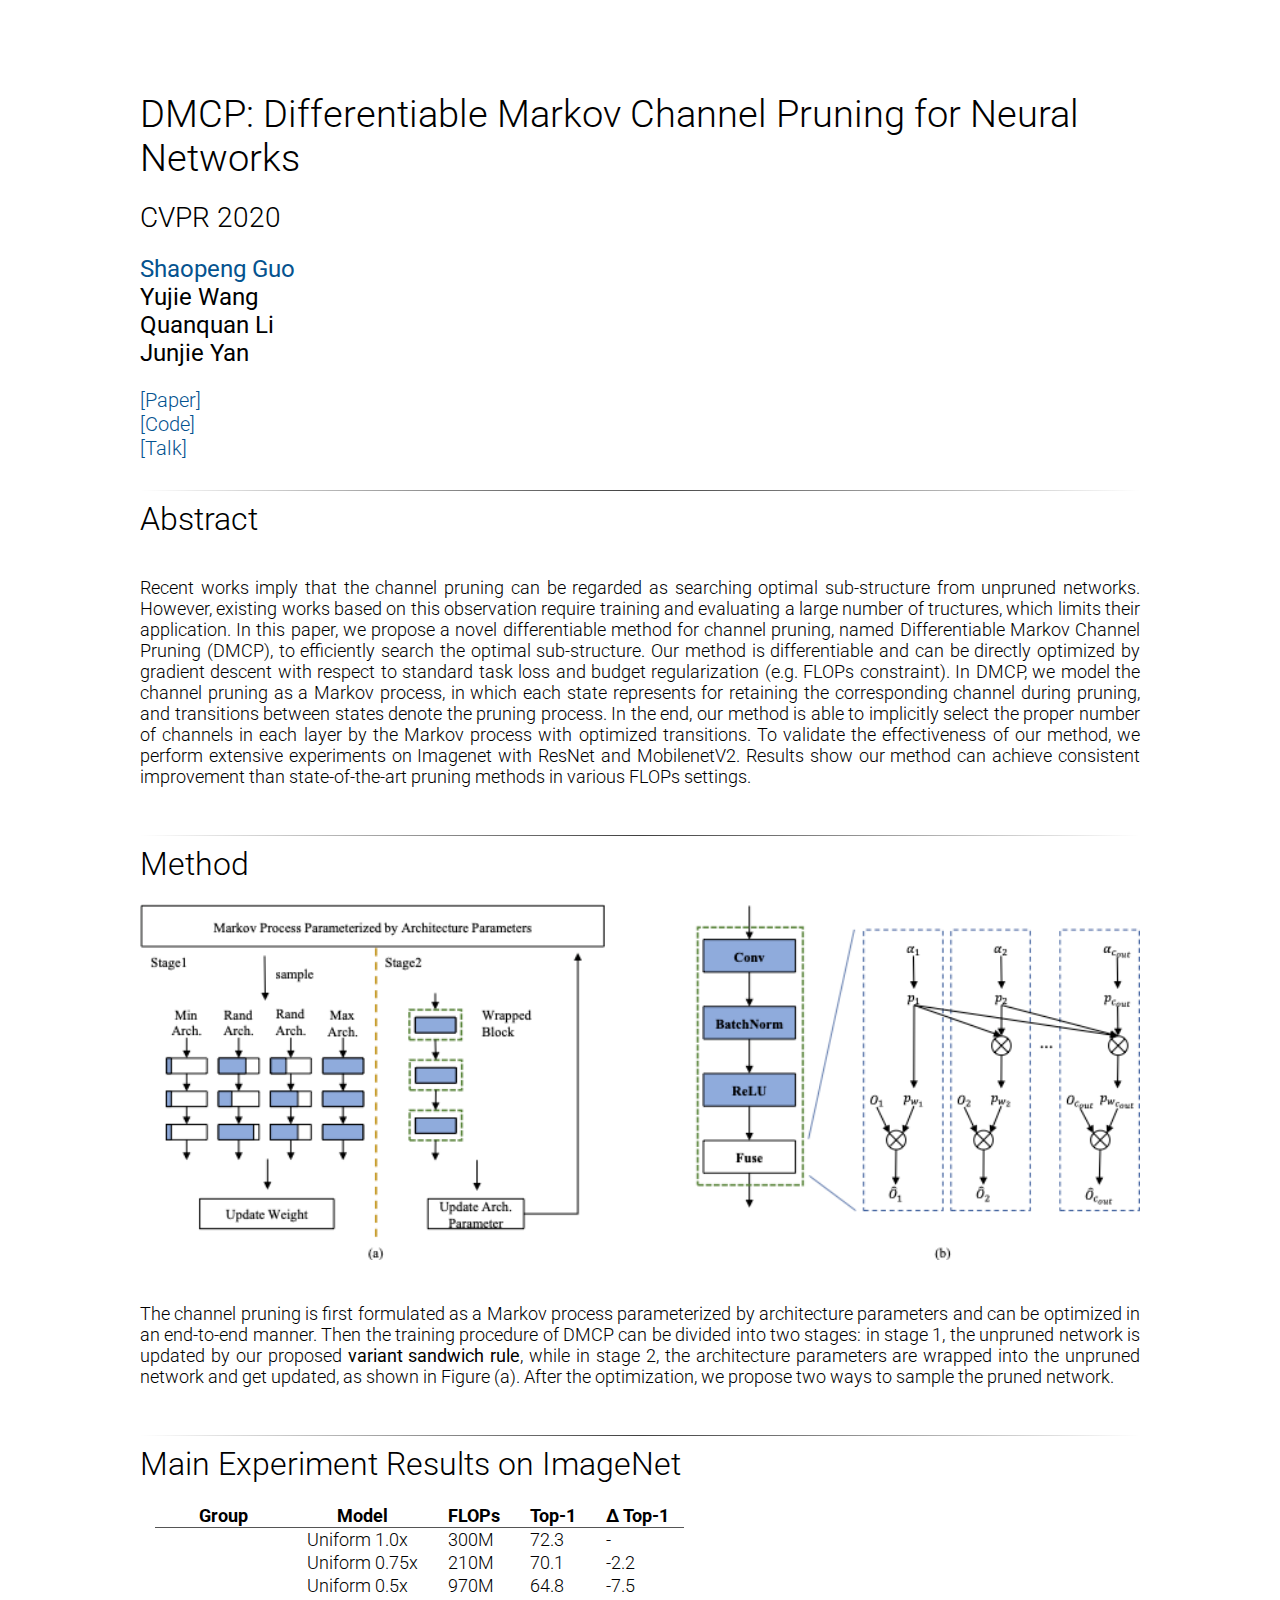
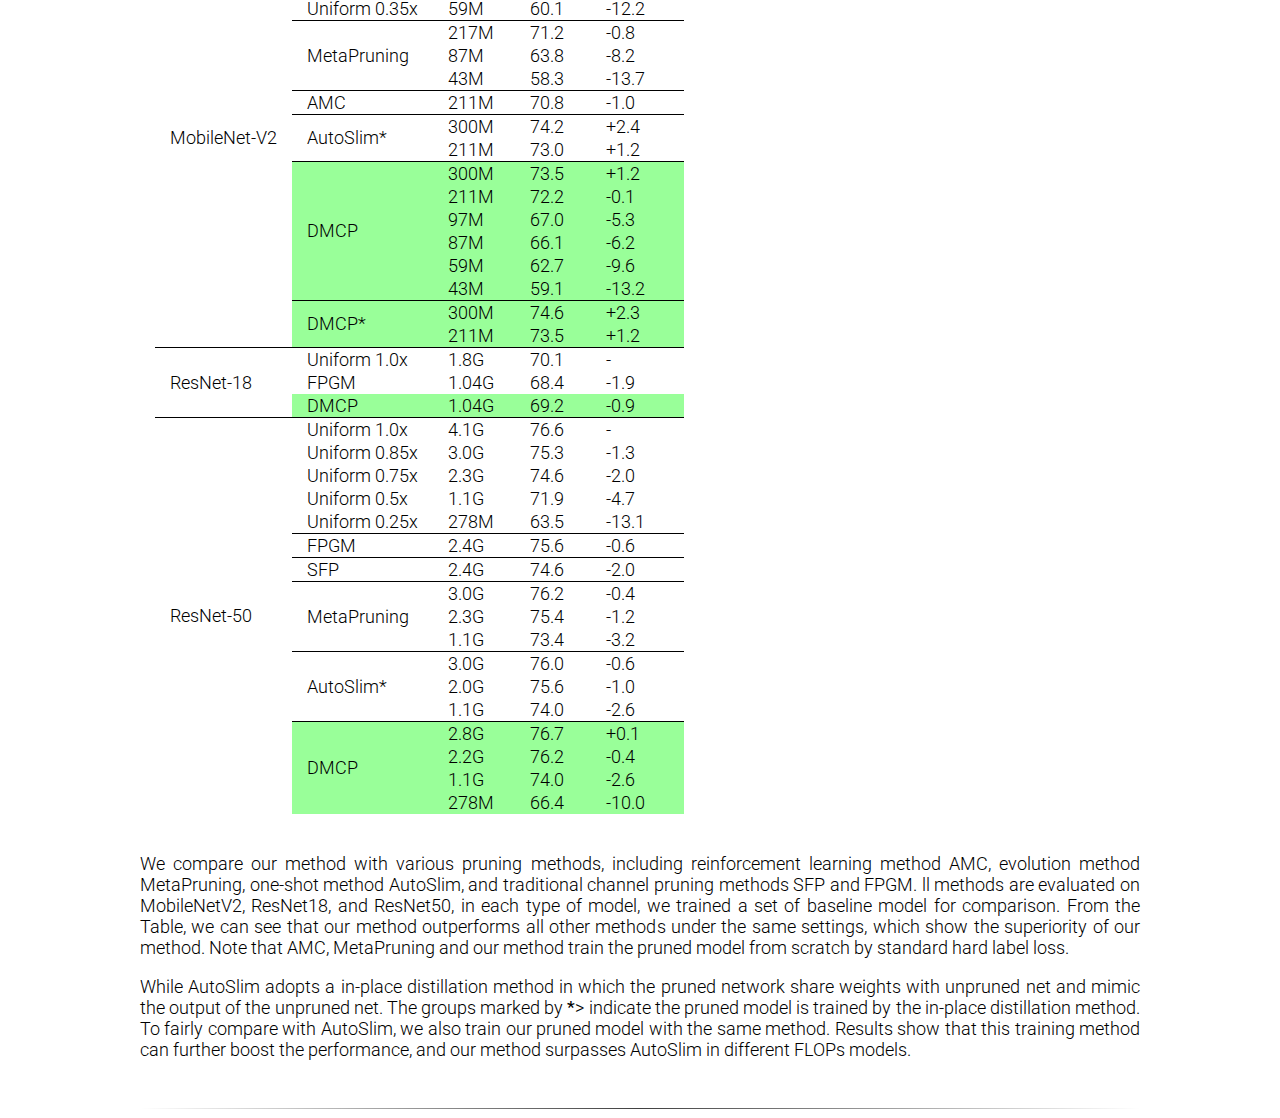
<file: dmcp.html>
<!DOCTYPE HTML>
<html>

<head>
    <!-- Global site tag (gtag.js) - Google Analytics -->
    <script async src="https://www.googletagmanager.com/gtag/js?id=G-EHLYGK132J"></script>
    <script>
    window.dataLayer = window.dataLayer || [];
    function gtag(){dataLayer.push(arguments);}
    gtag('js', new Date());

    gtag('config', 'G-EHLYGK132J');
    </script>

    <link rel="preconnect" href="https://fonts.gstatic.com">
    <link href="https://fonts.googleapis.com/css2?family=Roboto:wght@100;300;400&display=swap" rel="stylesheet">

	<title>DMCP</title>

    <meta name="viewport" content="width=device-width, initial-scale=1">
    <!-- CSS only -->
    <link href="https://cdn.jsdelivr.net/npm/bootstrap@5.0.1/dist/css/bootstrap.min.css" rel="stylesheet" integrity="sha384-+0n0xVW2eSR5OomGNYDnhzAbDsOXxcvSN1TPprVMTNDbiYZCxYbOOl7+AMvyTG2x" crossorigin="anonymous">
    <script src="https://ajax.googleapis.com/ajax/libs/jquery/3.5.1/jquery.min.js"></script>

    <link href="style.css" type="text/css" rel="stylesheet" media="screen,projection"/>
</head>

<body>
<br><br><br><br>
<div class="container">
        <div class="row text-center" style="font-size:38px">
            <div class="col">
                DMCP: Differentiable Markov Channel Pruning for Neural Networks
            </div>
        </div>

        <br>
        <div class="row text-center" style="font-size:28px">
            <div class="col">
            CVPR 2020
            </div>
        </div>
        <br>

        <div class="h-100 row text-center heavy justify-content-md-center" style="font-size:24px;">
            <div class="col-sm-3">
                <a href="https://hkchengrex.github.io/">Shaopeng Guo</a>
            </div>
            <div class="col-sm-3">
                Yujie Wang
            </div>
            <div class="col-sm-3">
                Quanquan Li
            </div>
            <div class="col-sm-3">
                Junjie Yan
            </div>
        </div>

        <br>

        <div class="h-100 row text-center justify-content-md-center" style="font-size:20px;">
            <div class="col-sm-2">
                <a href="https://arxiv.org/pdf/2005.03354.pdf">[Paper]</a>
            </div>
            <div class="col-sm-2">
                <a href="https://github.com/Zx55/dmcp">[Code]</a>
            </div>
            <div class="col-sm-2">
                <a href="https://www.youtube.com/watch?v=NxIxoGoTD90&t=179s">[Talk]</a>
            </div>
        </div>

    <br>
    <hr>

    <div class="row" style="font-size:32px">
        <div class="col">
        Abstract
        </div>
    </div>
    <br>
    <div class="row">
        <div class="col">
            <p style="text-align: justify;">
                Recent works imply that the channel pruning can be regarded as searching optimal sub-structure from unpruned networks. 
                However, existing works based on this observation require training and evaluating a large number of tructures, which limits their application. 
                In this paper, we propose a novel differentiable method for channel pruning, named Differentiable Markov Channel Pruning (DMCP), to efficiently search the optimal sub-structure. 
                Our method is differentiable and can be directly optimized by gradient descent with respect to standard task loss and budget regularization (e.g. FLOPs constraint). 
                In DMCP, we model the channel pruning as a Markov process, in which each state represents for retaining the corresponding channel during pruning, and transitions between states denote the pruning process. 
                In the end, our method is able to implicitly select the proper number of channels in each layer by the Markov process with optimized transitions. 
                To validate the effectiveness of our method, we perform extensive experiments on Imagenet with ResNet and MobilenetV2. 
                Results show our method can achieve consistent improvement than state-of-the-art pruning methods in various FLOPs settings.
            </p>
        </div>
    </div>

    <br>
    <hr>
    <div class="row" style="font-size:32px">
        <div class="col">
        Method
        </div>
    </div>
    <br>
    <div class="h-100 row text-center justify-content-md-center">
        <div class="col">
            <img width="100%" src="images/dmcp_arch.png" alt="framework">
        </div>
    </div>
    <br>
    <div class="row">
        <div class="col">
            <p style="text-align: justify;">
                The channel pruning is first formulated as a Markov process parameterized by architecture parameters and can be optimized in an end-to-end manner.
                Then the training procedure of DMCP can be divided into two stages: 
                in stage 1, the unpruned network is updated by our proposed <strong>variant sandwich rule</strong>, 
                while in stage 2, the architecture parameters are wrapped into the unpruned network and get updated, as shown in Figure (a).
                After the optimization, we propose two ways to sample the pruned network.
            </p>
        </div>
    </div>

    <br>
    <hr>
    <div class="row" style="font-size:32px">
        <div class="col">
        Main Experiment Results on ImageNet
        </div>
    </div>
    <br>
    <div class="h-100 row text-center justify-content-md-center">
        <div class="col">
            <table class="metric_table">
                <tr>
                    <th>Group</th>
                    <th>Model</th>
                    <th>FLOPs</th>
                    <th>Top-1</th>
                    <th>&Delta; Top-1</th>
                </tr>
                <tr>
                    <td class='left_align' rowspan="18" scope="rowgroup">MobileNet-V2</td>
                    <td class='left_align'>Uniform 1.0x</td>
                    <td>300M</td>
                    <td>72.3</td>
                    <td>-</td>
                </tr>
                <tr>
                    <td class='left_align'>Uniform 0.75x</td>
                    <td>210M</td>
                    <td>70.1</td>
                    <td>-2.2</td>
                </tr>
                <tr>
                    <td class='left_align'>Uniform 0.5x</td>
                    <td>970M</td>
                    <td>64.8</td>
                    <td>-7.5</td>
                </tr>
                <tr>
                    <td class='left_align'>Uniform 0.35x</td>
                    <td>59M</td>
                    <td>60.1</td>
                    <td>-12.2</td>
                </tr>
                <tr class="border_top">
                    <td class='left_align' rowspan="3" scope="rowgroup">MetaPruning</td>
                    <td>217M</td>
                    <td>71.2</td>
                    <td>-0.8</td>
                </tr>
                <tr>
                    <td>87M</td>
                    <td>63.8</td>
                    <td>-8.2</td>
                </tr>
                <tr>
                    <td>43M</td>
                    <td>58.3</td>
                    <td>-13.7</td>
                </tr>
                <tr class="border_top">
                    <td class='left_align'>AMC</td>
                    <td>211M</td>
                    <td>70.8</td>
                    <td>-1.0</td>
                </tr>
                <tr class="border_top">
                    <td class='left_align' rowspan="2" scope="rowgroup">AutoSlim*</td>
                    <td>300M</td>
                    <td>74.2</td>
                    <td>+2.4</td>
                </tr>
                <tr>
                    <td>211M</td>
                    <td>73.0</td>
                    <td>+1.2</td>
                </tr>
                <tr class="border_top" style="background-color:#99ff99">
                    <td class='left_align' rowspan="6" scope="rowgroup">DMCP</td>
                    <td>300M</td>
                    <td>73.5</td>
                    <td>+1.2</td>
                </tr>
                <tr style="background-color:#99ff99">
                    <td>211M</td>
                    <td>72.2</td>
                    <td>-0.1</td>
                </tr>
                <tr style="background-color:#99ff99">
                    <td>97M</td>
                    <td>67.0</td>
                    <td>-5.3</td>
                </tr>
                <tr style="background-color:#99ff99">
                    <td>87M</td>
                    <td>66.1</td>
                    <td>-6.2</td>
                </tr>
                <tr style="background-color:#99ff99">
                    <td>59M</td>
                    <td>62.7</td>
                    <td>-9.6</td>
                </tr>
                <tr style="background-color:#99ff99">
                    <td>43M</td>
                    <td>59.1</td>
                    <td>-13.2</td>
                </tr>
                <tr class="border_top" style="background-color:#99ff99">
                    <td class='left_align' rowspan="2" scope="rowgroup">DMCP*</td>
                    <td>300M</td>
                    <td>74.6</td>
                    <td>+2.3</td>
                </tr>
                <tr style="background-color:#99ff99">
                    <td>211M</td>
                    <td>73.5</td>
                    <td>+1.2</td>
                </tr>
                <tr class="border_top">
                    <td class='left_align' rowspan="3" scope="rowgroup">ResNet-18</td>
                    <td>Uniform 1.0x</td>
                    <td>1.8G</td>
                    <td>70.1</td>
                    <td>-</td>
                </tr>
                <tr>
                    <td>FPGM</td>
                    <td>1.04G</td>
                    <td>68.4</td>
                    <td>-1.9</td>
                </tr>
                <tr style="background-color:#99ff99">
                    <td>DMCP</td>
                    <td>1.04G</td>
                    <td>69.2</td>
                    <td>-0.9</td>
                </tr>
                <tr class="border_top">
                    <td class='left_align' rowspan="17" scope="rowgroup">ResNet-50</td>
                    <td class='left_align'>Uniform 1.0x</td>
                    <td>4.1G</td>
                    <td>76.6</td>
                    <td>-</td>
                </tr>
                <tr>
                    <td class='left_align'>Uniform 0.85x</td>
                    <td>3.0G</td>
                    <td>75.3</td>
                    <td>-1.3</td>
                </tr>
                <tr>
                    <td class='left_align'>Uniform 0.75x</td>
                    <td>2.3G</td>
                    <td>74.6</td>
                    <td>-2.0</td>
                </tr>
                <tr>
                    <td class='left_align'>Uniform 0.5x</td>
                    <td>1.1G</td>
                    <td>71.9</td>
                    <td>-4.7</td>
                </tr>
                <tr>
                    <td class='left_align'>Uniform 0.25x</td>
                    <td>278M</td>
                    <td>63.5</td>
                    <td>-13.1</td>
                </tr>
                <tr class="border_top">
                    <td class='left_align'>FPGM</td>
                    <td>2.4G</td>
                    <td>75.6</td>
                    <td>-0.6</td>
                </tr>
                <tr class="border_top">
                    <td class='left_align'>SFP</td>
                    <td>2.4G</td>
                    <td>74.6</td>
                    <td>-2.0</td>
                </tr>
                <tr class="border_top">
                    <td class='left_align' rowspan="3" scope="rowgroup">MetaPruning</td>
                    <td>3.0G</td>
                    <td>76.2</td>
                    <td>-0.4</td>
                </tr>
                <tr>
                    <td>2.3G</td>
                    <td>75.4</td>
                    <td>-1.2</td>
                </tr>
                <tr>
                    <td>1.1G</td>
                    <td>73.4</td>
                    <td>-3.2</td>
                </tr>
                <tr class="border_top">
                    <td class='left_align' rowspan="3" scope="rowgroup">AutoSlim*</td>
                    <td>3.0G</td>
                    <td>76.0</td>
                    <td>-0.6</td>
                </tr>
                <tr>
                    <td>2.0G</td>
                    <td>75.6</td>
                    <td>-1.0</td>
                </tr>
                <tr>
                    <td>1.1G</td>
                    <td>74.0</td>
                    <td>-2.6</td>
                </tr>
                <tr class="border_top" style="background-color:#99ff99">
                    <td class='left_align' rowspan="4" scope="rowgroup">DMCP</td>
                    <td>2.8G</td>
                    <td>76.7</td>
                    <td>+0.1</td>
                </tr>
                <tr style="background-color:#99ff99">
                    <td>2.2G</td>
                    <td>76.2</td>
                    <td>-0.4</td>
                </tr>
                <tr style="background-color:#99ff99">
                    <td>1.1G</td>
                    <td>74.0</td>
                    <td>-2.6</td>
                </tr>
                <tr style="background-color:#99ff99">
                    <td>278M</td>
                    <td>66.4</td>
                    <td>-10.0</td>
                </tr>
            </table>
    </div>
    <br>

    <div class="row">
        <div class="col">
            <p style="text-align: justify;">
                We compare our method with various pruning methods, including reinforcement learning method AMC, evolution method MetaPruning, one-shot method AutoSlim, and traditional channel pruning methods SFP and FPGM.
                ll methods are evaluated on MobileNetV2, ResNet18, and ResNet50, in each type of model, we trained a set of baseline  model for comparison.
                From the Table, we can see that our method outperforms all other methods under the same settings, which show the superiority of our method.
                Note that AMC, MetaPruning and our method train the pruned model from scratch by standard hard label loss.
            </p>
            <p style="text-align: justify;"> 
                While AutoSlim adopts a in-place distillation method in which the pruned network share weights with unpruned net and mimic the output of the unpruned net.
                The groups marked by <strong>*</strong>> indicate the pruned model is trained by the in-place distillation method.
                To fairly compare with AutoSlim, we also train our pruned model with the same method.
                Results show that this training method can further boost the performance, and our method surpasses AutoSlim in different FLOPs models.
            </p>
        </div>
    </div>

    <br>
    <hr>

</body>
</html>
</file>
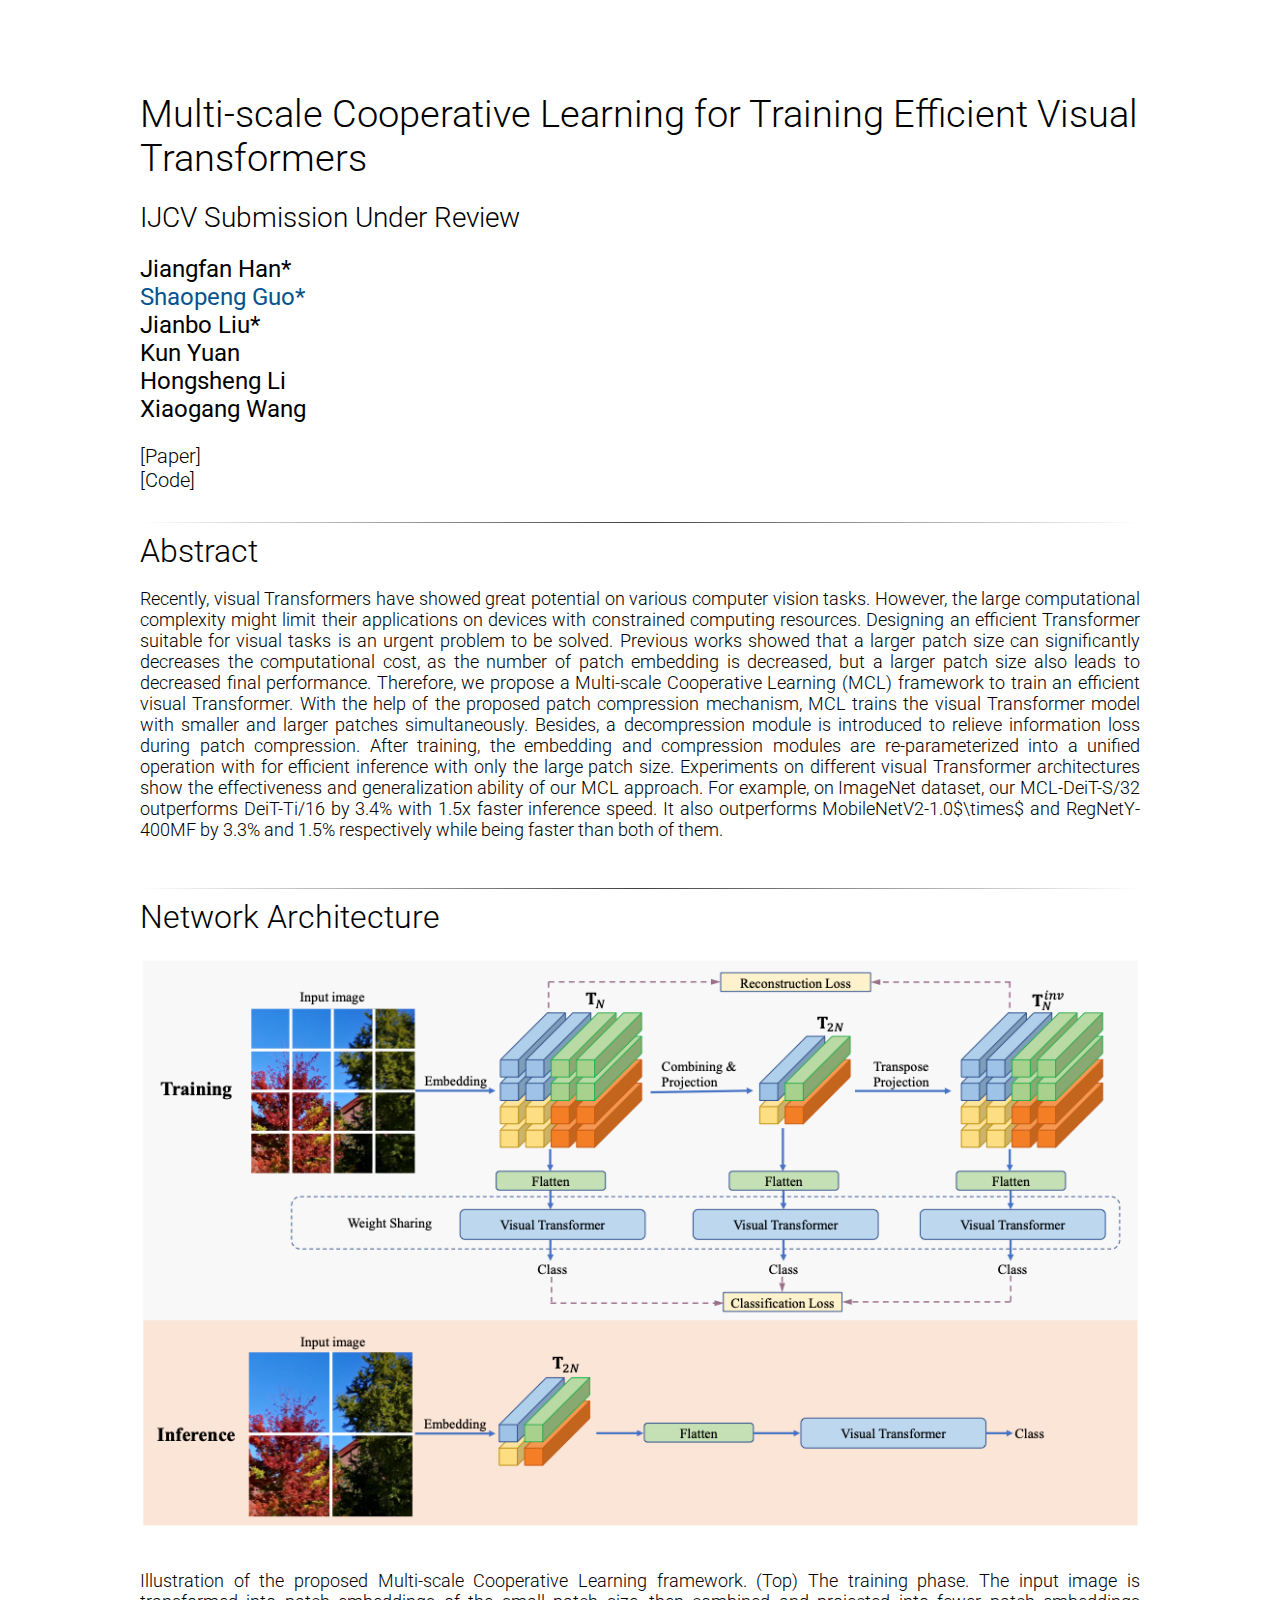
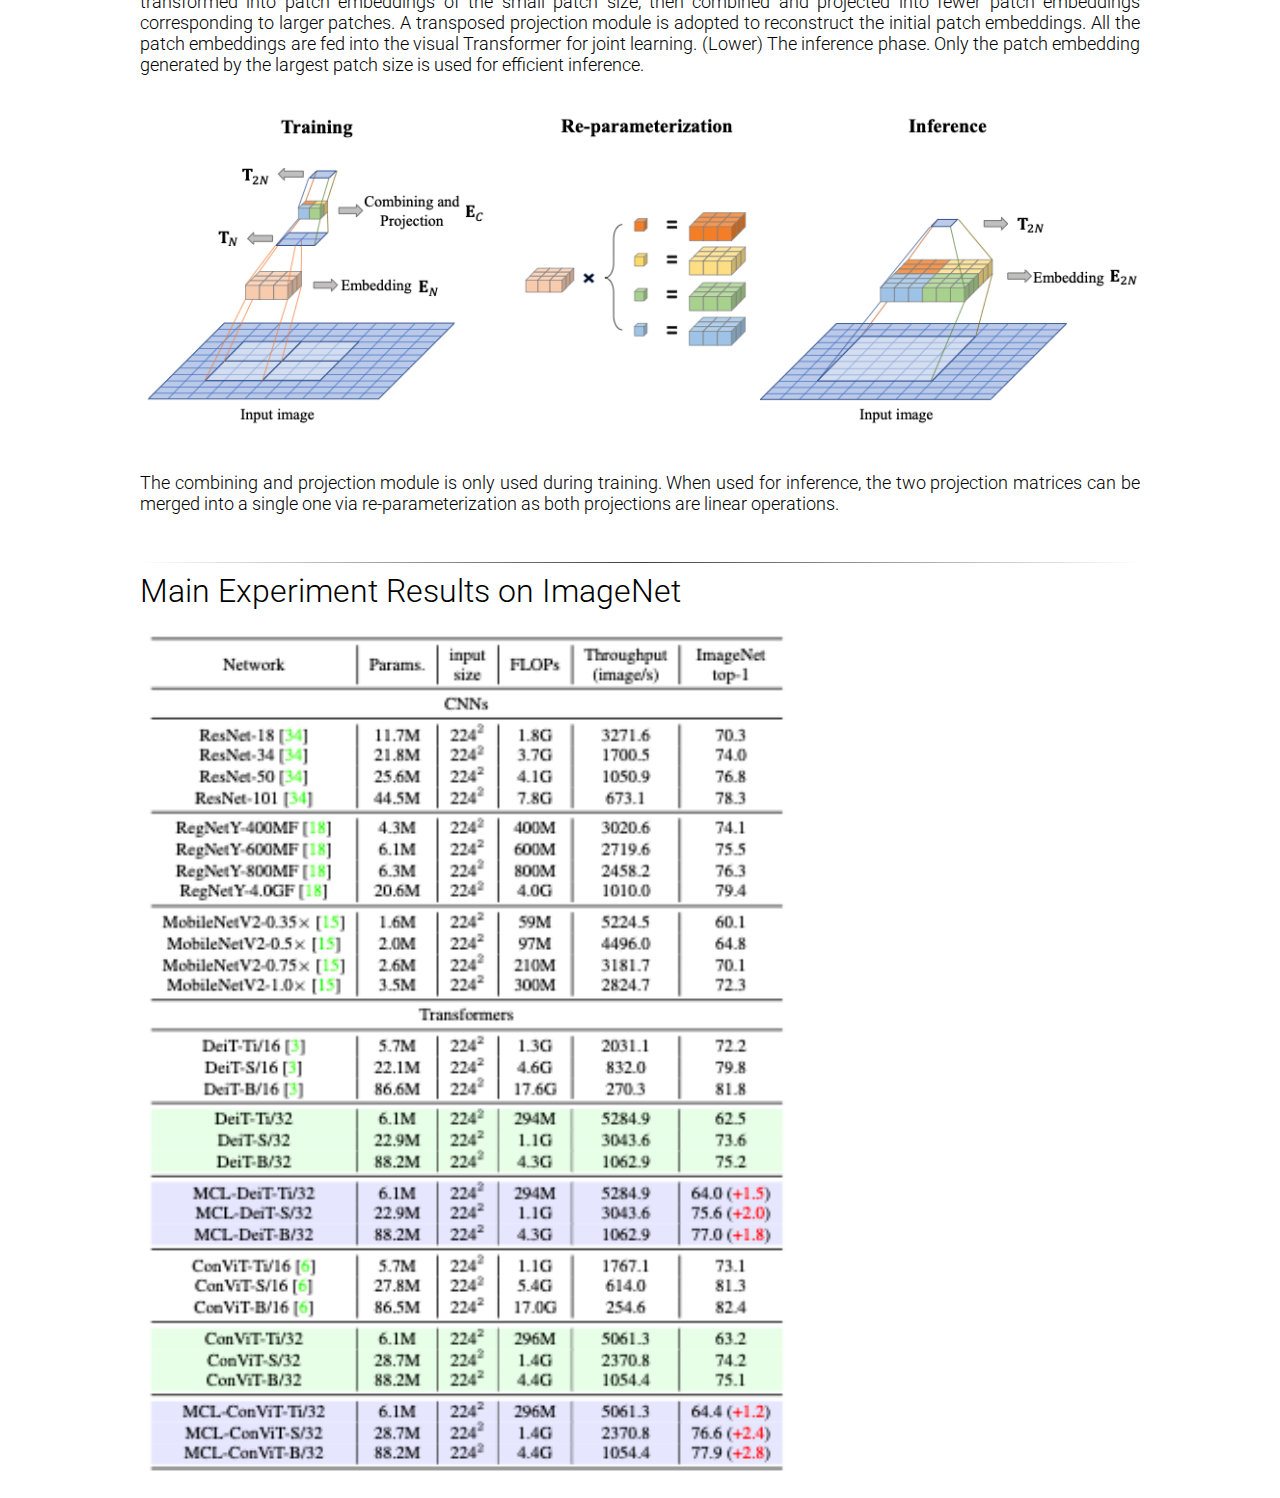
<file: mcl.html>
<!DOCTYPE HTML>
<html>

<head>
    <!-- Global site tag (gtag.js) - Google Analytics -->
    <script async src="https://www.googletagmanager.com/gtag/js?id=G-EHLYGK132J"></script>
    <script>
    window.dataLayer = window.dataLayer || [];
    function gtag(){dataLayer.push(arguments);}
    gtag('js', new Date());

    gtag('config', 'G-EHLYGK132J');
    </script>

    <link rel="preconnect" href="https://fonts.gstatic.com">
    <link href="https://fonts.googleapis.com/css2?family=Roboto:wght@100;300;400&display=swap" rel="stylesheet">

	<title>MCL</title>

    <meta name="viewport" content="width=device-width, initial-scale=1">
    <!-- CSS only -->
    <link href="https://cdn.jsdelivr.net/npm/bootstrap@5.0.1/dist/css/bootstrap.min.css" rel="stylesheet" integrity="sha384-+0n0xVW2eSR5OomGNYDnhzAbDsOXxcvSN1TPprVMTNDbiYZCxYbOOl7+AMvyTG2x" crossorigin="anonymous">
    <script src="https://ajax.googleapis.com/ajax/libs/jquery/3.5.1/jquery.min.js"></script>

    <link href="style.css" type="text/css" rel="stylesheet" media="screen,projection"/>
</head>

<body>
<br><br><br><br>
<div class="container">
        <div class="row text-center" style="font-size:38px">
            <div class="col">
                Multi-scale Cooperative Learning for Training Efficient Visual Transformers
            </div>
        </div>

        <br>
        <div class="row text-center" style="font-size:28px">
            <div class="col">
            IJCV Submission Under Review
            </div>
        </div>
        <br>

        <div class="h-100 row text-center heavy justify-content-md-center" style="font-size:24px;">
            <div class="col-sm-3">
                Jiangfan Han*
            </div>
            <div class="col-sm-3">
                <a href="https://hkchengrex.github.io/">Shaopeng Guo*</a>
            </div>

            <div class="col-sm-3">
                Jianbo Liu*
            </div>
            <div class="col-sm-3">
                Kun Yuan
            </div>
            <div class="col-sm-3">
                Hongsheng Li
            </div>
            <div class="col-sm-3">
                Xiaogang Wang
            </div>
        </div>

        <br>

        <div class="h-100 row text-center justify-content-md-center" style="font-size:20px;">
            <div class="col-sm-2">
                [Paper]
            </div>
            <div class="col-sm-2">
                [Code]
            </div>
        </div>

    <br>
    <hr>

    <div class="row" style="font-size:32px">
        <div class="col">
        Abstract
        </div>
    </div>
    <div class="row">
        <div class="col">
            <p style="text-align: justify;">
                Recently, visual Transformers have showed great potential on various computer vision tasks. 
                However, the large computational complexity might limit their applications on devices with constrained computing resources.
                Designing an efficient Transformer suitable for visual tasks is an urgent problem to be solved.
                Previous works showed that a larger patch size can significantly decreases the computational cost, as the number of patch embedding is decreased, but a larger patch size also leads to decreased final performance.
                Therefore, we propose a Multi-scale Cooperative Learning (MCL) framework to train an efficient visual Transformer. 
                With the help of the proposed patch compression mechanism, MCL trains the visual Transformer model with smaller and larger patches simultaneously.
                Besides, a decompression module is introduced to relieve information loss during patch compression.
                After training, the embedding and compression modules are re-parameterized into a unified operation with for efficient inference with only the large patch size.
                Experiments on different visual Transformer architectures show the effectiveness and generalization ability of our MCL approach. 
                For example, on ImageNet dataset, our MCL-DeiT-S/32 outperforms DeiT-Ti/16 by 3.4% with 1.5x faster inference speed. 
                It also outperforms MobileNetV2-1.0$\times$ and RegNetY-400MF by 3.3% and 1.5% respectively while being faster than both of them.
            </p>
        </div>
    </div>

    <br>
    <hr>
    <div class="row" style="font-size:32px">
        <div class="col">
        Network Architecture
        </div>
    </div>
    <br>
    <div class="h-100 row text-center justify-content-md-center">
        <div class="col">
            <img width="100%" src="images/mcl_arch.png" alt="framework">
        </div>
    </div>

    <br>
    <div class="row">
        <div class="col">
            <p style="text-align: justify;">
                Illustration of the proposed Multi-scale Cooperative Learning framework. 
                (Top) The training phase. The input image is transformed into patch embeddings of the small patch size, then combined and projected into fewer patch embeddings corresponding to larger patches. 
                A transposed projection module is adopted to reconstruct the initial patch embeddings. 
                All the patch embeddings are fed into the visual Transformer for joint learning.
                (Lower) The inference phase. Only the patch embedding generated by the largest patch size is used for efficient inference. 
            </p>
        </div>
    </div>
    <br>
    <div class="h-100 row text-center justify-content-md-center">
        <div class="col">
            <img width="100%" src="images/mcl_merge.png" alt="framework">
        </div>
    </div>

    <br>
    <div class="row">
        <div class="col">
            <p style="text-align: justify;">
                The combining and projection module is only used during training. 
                When used for inference, the two projection matrices can be merged into a single one via re-parameterization as both projections are linear operations.
            </p>
        </div>
    </div>
    <br>
    <hr>
    <div class="row" style="font-size:32px">
        <div class="col">
        Main Experiment Results on ImageNet
        </div>
    </div>
    <br>
    <div class="h-100 row text-center justify-content-md-center">
        <div class="col">
            <img width="65%" src="images/mcl_exp.png" alt="framework">
        </div>
    </div>


</div>

</body>
</html>
</file>
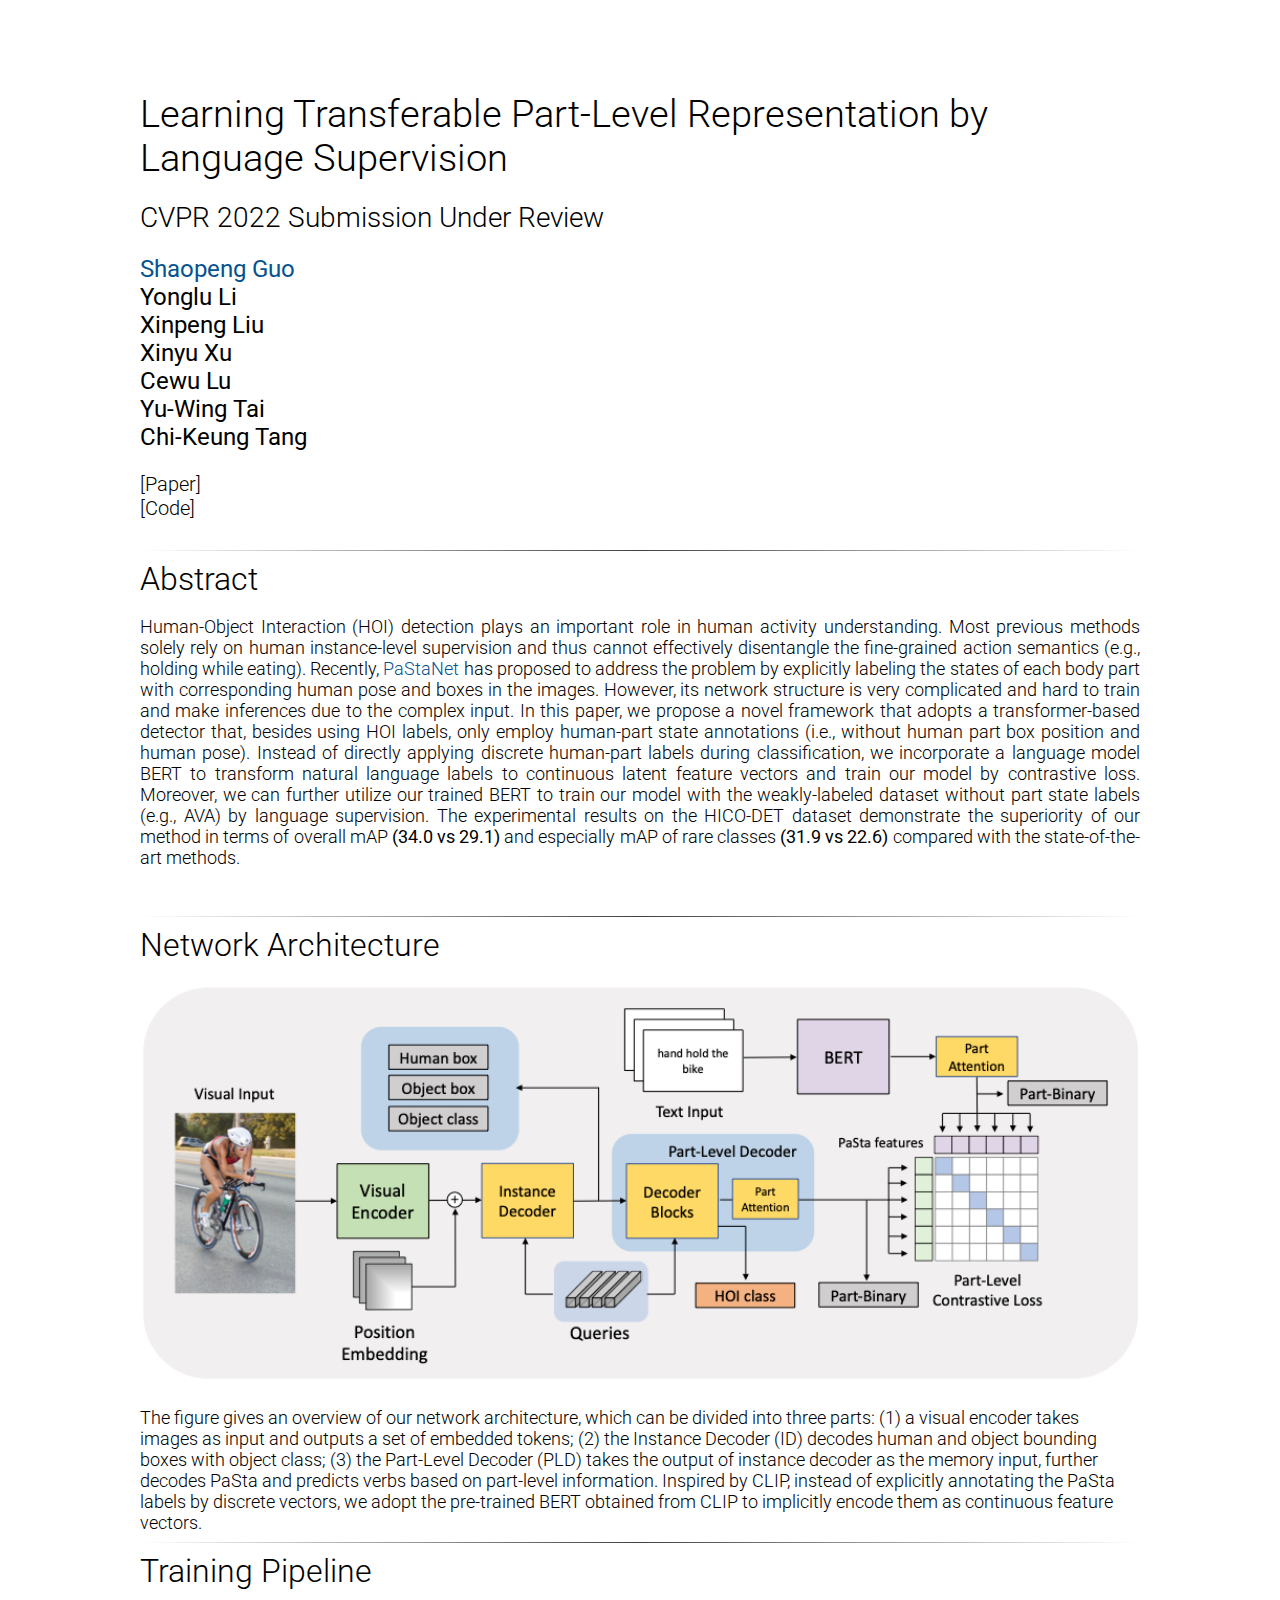
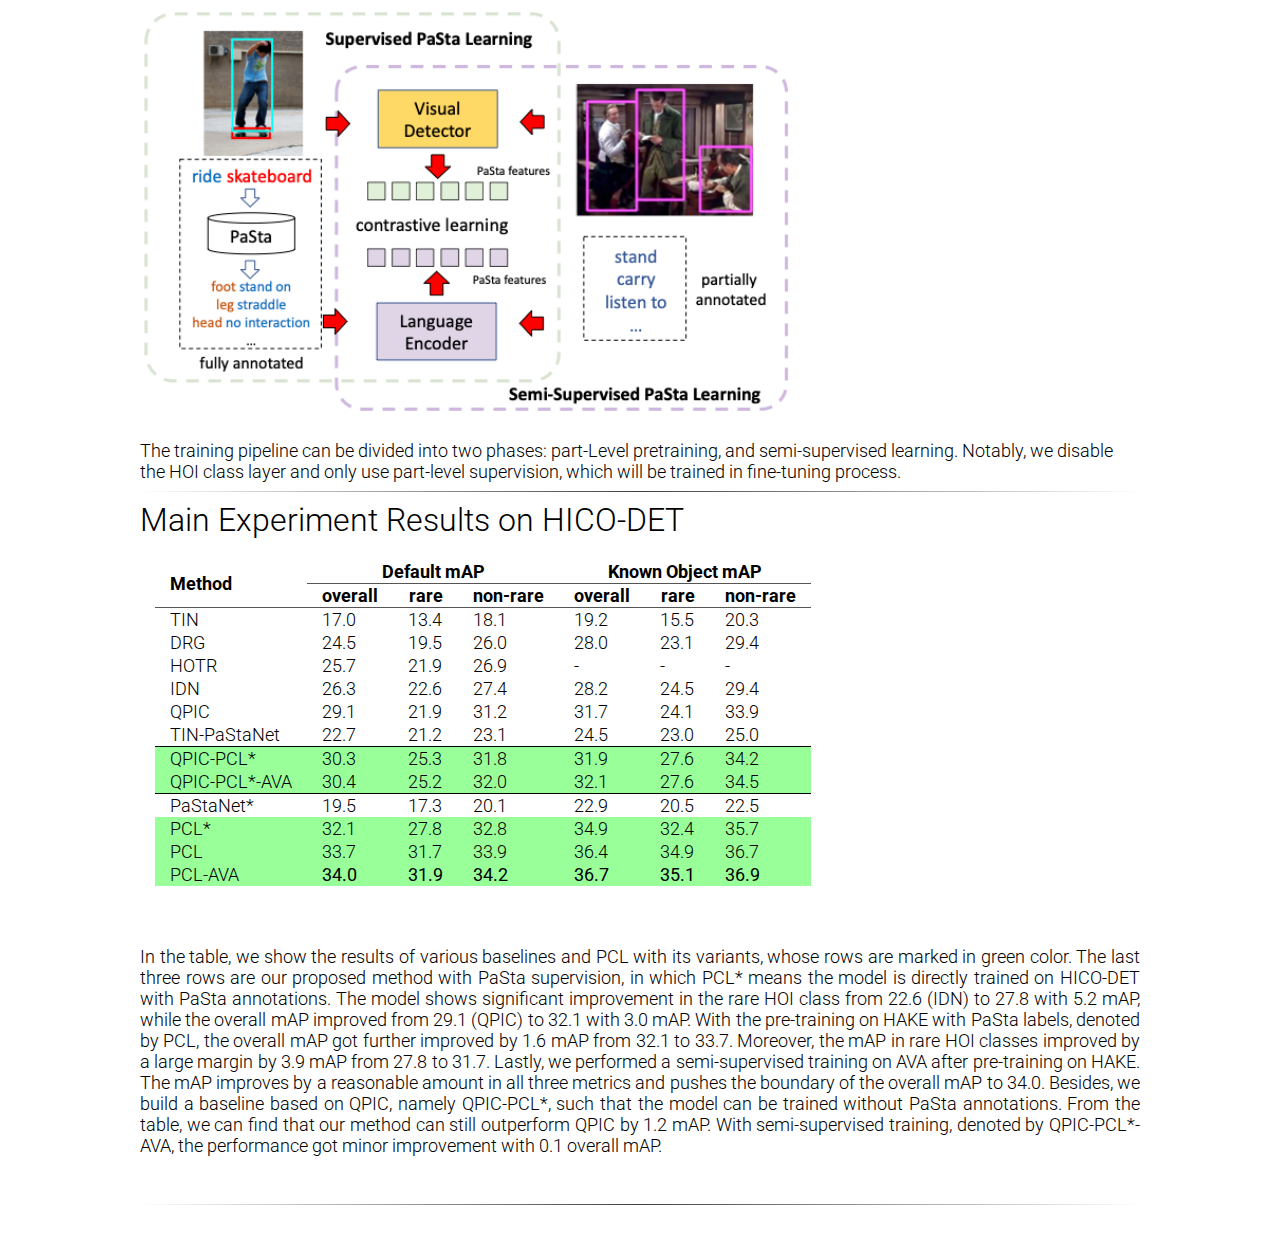
<file: pcl.html>
<!DOCTYPE HTML>
<html>

<head>
    <!-- Global site tag (gtag.js) - Google Analytics -->
    <script async src="https://www.googletagmanager.com/gtag/js?id=G-EHLYGK132J"></script>
    <script>
    window.dataLayer = window.dataLayer || [];
    function gtag(){dataLayer.push(arguments);}
    gtag('js', new Date());

    gtag('config', 'G-EHLYGK132J');
    </script>

    <link rel="preconnect" href="https://fonts.gstatic.com">
    <link href="https://fonts.googleapis.com/css2?family=Roboto:wght@100;300;400&display=swap" rel="stylesheet">

	<title>PCL</title>

    <meta name="viewport" content="width=device-width, initial-scale=1">
    <!-- CSS only -->
    <link href="https://cdn.jsdelivr.net/npm/bootstrap@5.0.1/dist/css/bootstrap.min.css" rel="stylesheet" integrity="sha384-+0n0xVW2eSR5OomGNYDnhzAbDsOXxcvSN1TPprVMTNDbiYZCxYbOOl7+AMvyTG2x" crossorigin="anonymous">
    <script src="https://ajax.googleapis.com/ajax/libs/jquery/3.5.1/jquery.min.js"></script>
    <link href="style.css" type="text/css" rel="stylesheet" media="screen,projection"/>
</head>

<body>
<br><br><br><br>
<div class="container">
        <div class="row text-center" style="font-size:38px">
            <div class="col">
                Learning Transferable Part-Level Representation by Language Supervision
            </div>
        </div>

        <br>
        <div class="row text-center" style="font-size:28px">
            <div class="col">
            CVPR 2022 Submission Under Review
            </div>
        </div>
        <br>

        <div class="h-100 row text-center heavy justify-content-md-center" style="font-size:24px;">
            <div class="col-sm-3">
                <a href="https://hkchengrex.github.io/">Shaopeng Guo</a>
            </div>
            <div class="col-sm-3">
                Yonglu Li
            </div>
            <div class="col-sm-3">
                Xinpeng Liu
            </div>
            <div class="col-sm-3">
                Xinyu Xu
            </div>
            <div class="col-sm-3">
                Cewu Lu
            </div>
            <div class="col-sm-3">
                Yu-Wing Tai
            </div>
            <div class="col-sm-3">
                Chi-Keung Tang
            </div>
        </div>

        <br>

        <div class="h-100 row text-center justify-content-md-center" style="font-size:20px;">
            <div class="col-sm-2">
                [Paper]
            </div>
            <div class="col-sm-2">
                [Code]
            </div>
        </div>

    <br>


    <hr>

    <div class="row" style="font-size:32px">
        <div class="col">
        Abstract
        </div>
    </div>
    <div class="row">
        <div class="col">
            <p style="text-align: justify;">
                Human-Object Interaction (HOI) detection plays an important role in human activity understanding. 
                Most previous methods solely rely on human instance-level supervision and thus cannot effectively disentangle the fine-grained action semantics (e.g., holding while eating). 
                Recently, <a href="https://arxiv.org/pdf/2004.00945.pdf" >PaStaNet</a> has proposed to address the problem by explicitly labeling the states of each body part with corresponding human pose and boxes in the images. 
                However, its network structure is very complicated and hard to train and make inferences due to the complex input.
                In this paper, we propose a novel framework that adopts a transformer-based detector that, besides using HOI labels, only employ human-part state annotations (i.e., without human part box position and human pose).
                Instead of directly applying discrete human-part labels during classification, we incorporate a language model BERT to transform natural language labels to continuous latent feature vectors and train our model by contrastive loss. 
                Moreover, we can further utilize our trained BERT to train our model with the weakly-labeled dataset without part state labels (e.g., AVA) by language supervision. 
                The experimental results on the HICO-DET dataset demonstrate the superiority of our method in terms of overall mAP <strong>(34.0 vs 29.1)</strong> and especially mAP of rare classes <strong>(31.9 vs 22.6)</strong> compared with the state-of-the-art methods.
            </p>
        </div>
    </div>

    <br>
    <hr>
    <div class="row" style="font-size:32px">
        <div class="col">
        Network Architecture
        </div>
    </div>
    <br>
    <div class="h-100 row text-center justify-content-md-center">
        <div class="col">
            <img width="100%" src="images/pcl_arch.png" alt="framework">
        </div>
    </div>

    <br>
    The figure gives an overview of our network architecture, which can be divided into three parts: 
    (1) a visual encoder takes images as input and outputs a set of embedded tokens;
    (2) the Instance Decoder (ID) decodes human and object bounding boxes with object class;
    (3) the Part-Level Decoder (PLD) takes the output of instance decoder as the memory input, further decodes PaSta and predicts verbs based on part-level information.
    Inspired by CLIP, instead of explicitly annotating the PaSta labels by discrete vectors, we adopt the pre-trained BERT obtained from CLIP to implicitly encode them as continuous feature vectors. 
    <br>
    <hr>

    <div class="row" style="font-size:32px">
        <div class="col">
        Training Pipeline
        </div>
    </div>
    <br>
    <div class="h-100 row text-center justify-content-md-center">
        <div class="col">
            <img width="65%" src="images/pcl_teaser.png" alt="framework">
        </div>
    </div>
    <br>
    The training pipeline can be divided into two phases: part-Level pretraining, and semi-supervised learning.
    Notably, we disable the HOI class layer and only use part-level supervision, which will be trained in fine-tuning process.

    <br>
    <hr>
    <div class="row" style="font-size:32px">
        <div class="col">
        Main Experiment Results on HICO-DET
        </div>
    </div>

    <br>

    <div class="h-100 row text-center justify-content-md-center">
        <div class="col">
            <table class="metric_table">
                <tr>
                    <th class='left_align' rowspan="2" scope="rowgroup">Method</th>
                    <th colspan="3" scope="colgroup" >Default mAP</th>
                    <th colspan="3" scope="colgroup" >Known Object mAP</th>
                </tr>
                <tr>
                    <th>overall</th>
                    <th>rare</th>
                    <th>non-rare</th>
                    <th>overall</th>
                    <th>rare</th>
                    <th>non-rare</th>
                </tr>
                <tr>
                    <td class='left_align'>TIN</td>
                    <td>17.0</td>
                    <td>13.4</td>
                    <td>18.1</td>
                    <td>19.2</td>
                    <td>15.5</td>
                    <td>20.3</td>
                </tr>
                <tr>
                    <td class='left_align'>DRG</td>
                    <td>24.5</td>
                    <td>19.5</td>
                    <td>26.0</td>
                    <td>28.0</td>
                    <td>23.1</td>
                    <td>29.4</td>
                </tr>
                <tr>
                    <td class='left_align'>HOTR</td>
                    <td>25.7</td>
                    <td>21.9</td>
                    <td>26.9</td>
                    <td>-</td>
                    <td>-</td>
                    <td>-</td>
                </tr>
                <tr>
                    <td class='left_align'>IDN</td>
                    <td>26.3</td>
                    <td>22.6</td>
                    <td>27.4</td>
                    <td>28.2</td>
                    <td>24.5</td>
                    <td>29.4</td>
                </tr>
                <tr>
                    <td class='left_align'>QPIC</td>
                    <td>29.1</td>
                    <td>21.9</td>
                    <td>31.2</td>
                    <td>31.7</td>
                    <td>24.1</td>
                    <td>33.9</td>
                </tr>
                <tr>
                    <td class='left_align'>TIN-PaStaNet</td>
                    <td>22.7</td>
                    <td>21.2</td>
                    <td>23.1</td>
                    <td>24.5</td>
                    <td>23.0</td>
                    <td>25.0</td>
                </tr>
                <tr style="background-color:#99ff99" class="border_top">
                    <td class='left_align'>QPIC-PCL*</td>
                    <td>30.3</td>
                    <td>25.3</td>
                    <td>31.8</td>
                    <td>31.9</td>
                    <td>27.6</td>
                    <td>34.2</td>
                </tr>
                <tr style="background-color:#99ff99">
                    <td class='left_align'>QPIC-PCL*-AVA</td>
                    <td>30.4</td>
                    <td>25.2</td>
                    <td>32.0</td>
                    <td>32.1</td>
                    <td>27.6</td>
                    <td>34.5</td>
                </tr>
                <tr class="border_top">
                    <td class='left_align'>PaStaNet*</td>
                    <td>19.5</td>
                    <td>17.3</td>
                    <td>20.1</td>
                    <td>22.9</td>
                    <td>20.5</td>
                    <td>22.5</td>
                </tr>
                <tr style="background-color:#99ff99">
                    <td class='left_align'>PCL*</td>
                    <td>32.1</td>
                    <td>27.8</td>
                    <td>32.8</td>
                    <td>34.9</td>
                    <td>32.4</td>
                    <td>35.7</td>
                </tr>
                <tr style="background-color:#99ff99">
                    <td class='left_align'>PCL</td>
                    <td>33.7</td>
                    <td>31.7</td>
                    <td>33.9</td>
                    <td>36.4</td>
                    <td>34.9</td>
                    <td>36.7</td>
                </tr>
                <tr style="background-color:#99ff99">
                    <td class='left_align'>PCL-AVA</td>
                    <td><strong>34.0</strong></td>
                    <td><strong>31.9</strong></td>
                    <td><strong>34.2</strong></td>
                    <td><strong>36.7</strong></td>
                    <td><strong>35.1</strong></td>
                    <td><strong>36.9</strong></td>
                </tr>
            </table>
            <br>

        </div>
    </div>

    <br>
    <div class="row">
        <div class="col">
            <p style="text-align: justify;">
                In the table, we show the results of various baselines and PCL with its variants, whose rows are marked in green color. 
                The last three rows are our proposed method with PaSta supervision, in which PCL* means the model is directly trained on HICO-DET with PaSta annotations. 
                The model shows significant improvement in the rare HOI class from 22.6 (IDN) to 27.8 with 5.2 mAP, while the overall mAP improved from 29.1 (QPIC) to 32.1 with 3.0 mAP. 
                With the pre-training on HAKE with PaSta labels, denoted by PCL, the overall mAP got further improved by 1.6 mAP from 32.1 to 33.7. 
                Moreover, the mAP in rare HOI classes improved by a large margin by 3.9 mAP from 27.8 to 31.7. 
                Lastly, we performed a semi-supervised training on AVA after pre-training on HAKE. 
                The mAP improves by a reasonable amount in all three metrics and pushes the boundary of the overall mAP to 34.0.
                Besides, we build a baseline based on QPIC, namely QPIC-PCL*, such that the model can be trained without PaSta annotations. 
                From the table, we can find that our method can still outperform QPIC by 1.2 mAP. 
                With semi-supervised training, denoted by QPIC-PCL*-AVA, the performance got minor improvement with 0.1 overall mAP. 
            </p>
        </div>
    </div>

    <br>
    <hr>
    <br>


<!-- 
    <div class="row" style="font-size:32px">
        <div class="col">
        Qualitative Results
        </div>
    </div>
    <br> -->
    <!-- <center>
        <iframe style="width:100%; aspect-ratio: 1.78;"
            src="https://www.youtube.com/embed/j88gG-foerw" 
            title="YouTube video player" frameborder="0" 
            allow="accelerometer; autoplay; clipboard-write; encrypted-media; gyroscope; picture-in-picture" 
            allowfullscreen>
        </iframe>
    </center> -->


</div>

</body>
</html>
</file>
<file: style.css>
body {
    font-family: 'Roboto', sans-serif;
    font-size:18px;
    margin-left: auto;
    margin-right: auto;
    font-weight: 300;
    height: 100%;
    max-width: 1000px;
  }
  
  .light {
    font-weight: 100;
  }
  
  .heavy {
    font-weight: 400;
  }
  
  .column {
    float: left;
  }
  
  .metric_table {
    border-collapse: collapse;
    margin-left: 15px; 
    margin-right: auto;
  }
  
  .metric_table th{
    border-bottom: 1px solid #555; 
    padding-left: 15px;
    padding-right: 15px;
  }
  
  .metric_table td{
    padding-left: 15px;
    padding-right: 15px;
  }
  
  .metric_table .left_align{
    text-align: left;
  }
  
  a:link,a:visited
  {
    color: #05538f;
    text-decoration: none;
  }
  
  a:hover {
    color: #63cbdd;
  }
  
  hr
  {
    border: 0;
    height: 1px;
    background-image: linear-gradient(to right, rgba(0, 0, 0, 0), rgba(0, 0, 0, 0.75), rgba(0, 0, 0, 0));
  }

  tr.border_top td {
    border-top: 1px solid black;
  }
</file>
